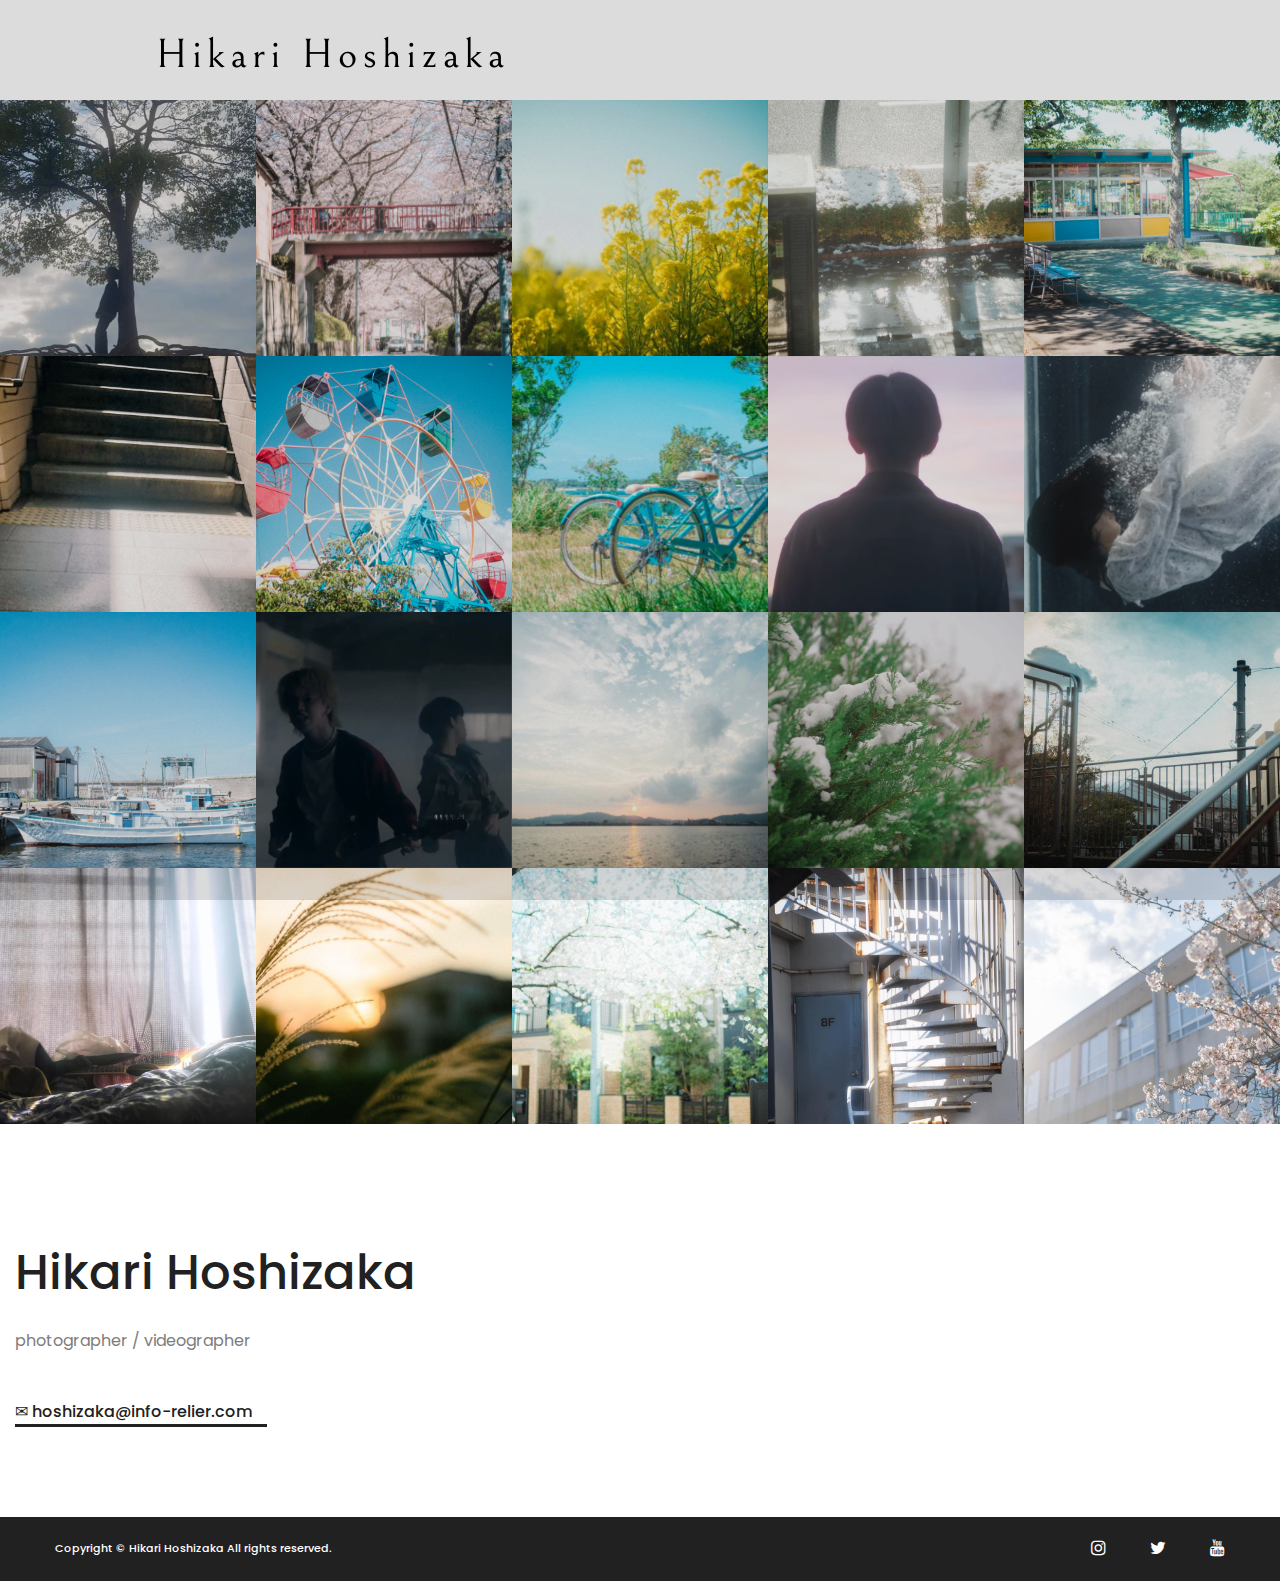
<file: index.html>
<!DOCTYPE html>
<html lang="星坂光 OFFICIAL SITE">
<head>
	<title>星坂光 OFFICIAL SITE</title>
	<meta charset="UTF-8">
	<meta name="description" content="星坂光のオフィシャルサイト">
	<meta name="keywords" content="photographer, videographer, 星坂光, Hoshizaka Hikari">
	<meta name="viewport" content="width=device-width, initial-scale=1.0">
	
	<!-- Favicon -->
	<link href="img/favicon.png" rel="shortcut icon"/>

	<!-- Google font -->
	<link href="https://fonts.googleapis.com/css?family=Poppins:300,300i,400,400i,500,500i,600,600i,700,700i&display=swap" rel="stylesheet">

	<!-- Stylesheets -->
	<link rel="stylesheet" href="css/bootstrap.min.css"/>
	<link rel="stylesheet" href="css/font-awesome.min.css"/>
	<link rel="stylesheet" href="css/magnific-popup.css"/>
	<link rel="stylesheet" href="css/slicknav.min.css"/>
	<link rel="stylesheet" href="css/owl.carousel.min.css"/>

	<!-- Main Stylesheets -->
	<link rel="stylesheet" href="css/style.css"/>

</head>
<body>
	<!-- Page Preloder -->
	<div id="preloder">
		<div class="loader"></div>
	</div>

	<!-- Header section  -->
	<header class="header-section">
		<a href="index.html" class="site-logo"><img src="img/logo.png" alt="logo"></a>
	</header>
	<div class="clearfix"></div>
	<!-- Header section end  -->

	<!-- Hero section  -->
	<div class="hero-section">
		<div class="hero-slider owl-carousel">
			<div class="hero-item portfolio-item set-bg" data-setbg="img/portfolio/1.jpg">
				<a href="works1.html" class="hero-link">
					<h2>Video Works</p><p>KaiRO / Magic, Magic</h2>
				</a>
			</div>
			<div class="hero-item portfolio-item set-bg" data-setbg="img/portfolio/2.jpg">
				<a  class="hero-link">
					<h2>Works</p><p>Film</h2>
				</a>
			</div>
			<div class="hero-item portfolio-item set-bg" data-setbg="img/portfolio/3.jpg">
				<a  class="hero-link">
					<h2>Works</p><p>Film</h2>
				</a>
			</div>
			<div class="hero-item portfolio-item set-bg" data-setbg="img/portfolio/4.jpg">
				<a  class="hero-link">
					<h2>Works</p><p>Film</h2>
				</a>
			</div>
			<div class="hero-item portfolio-item set-bg" data-setbg="img/portfolio/5.jpg">
				<a  class="hero-link">
					<h2>Works</p><p>Film</h2>
				</a>
			</div>
			<div class="hero-item portfolio-item set-bg" data-setbg="img/portfolio/6.jpg">
				<a href="works2.html" class="hero-link">
					<h2>Video Works</p><p>hakka / ナツノコエ</h2>
				</a>
			</div>
			<div class="hero-item portfolio-item set-bg" data-setbg="img/portfolio/7.jpg">
				<a  class="hero-link">
					<h2>Works</p><p>Film</h2>
				</a>
			</div>
		</div>
		<div class="hero-slider owl-carousel">
			<div class="hero-item portfolio-item set-bg" data-setbg="img/portfolio/8.jpg">
				<a  class="hero-link">
					<h2>Works</p><p>Film</h2>
				</a>
			</div>
			<div class="hero-item portfolio-item set-bg" data-setbg="img/portfolio/9.jpg">
				<a  class="hero-link">
					<h2>Works</p><p>Film</h2>
				</a>
			</div>
			<div class="hero-item portfolio-item set-bg" data-setbg="img/portfolio/10.jpg">
				<a  class="hero-link">
					<h2>Works</p><p>Film</h2>
				</a>
			</div>
			<div class="hero-item portfolio-item set-bg" data-setbg="img/portfolio/11.png">
				<a href="works3.html" class="hero-link">
					<h2>Video Works</p><p>Marebell / Meditate</h2>
				</a>
			</div>
			<div class="hero-item portfolio-item set-bg" data-setbg="img/portfolio/12.jpg">
				<a href="works4.html" class="hero-link">
					<h2>Video Works</p><p>Gina An / Clumsy Love</h2>
				</a>
			</div>
			<div class="hero-item portfolio-item set-bg" data-setbg="img/portfolio/13.jpg">
				<a  class="hero-link">
					<h2>Works</p><p>Film</h2>
				</a>
			</div>
			<div class="hero-item portfolio-item set-bg" data-setbg="img/portfolio/14.jpg">
				<a  class="hero-link">
					<h2>Works</p><p>Film</h2>
				</a>
			</div>
		</div>
		<div class="hero-slider owl-carousel">
			<div class="hero-item portfolio-item set-bg" data-setbg="img/portfolio/15.jpg">
				<a  class="hero-link">
					<h2>Works</p><p>Film</h2>
				</a>
			</div>
			<div class="hero-item portfolio-item set-bg" data-setbg="img/portfolio/16.png">
				<a href="works5.html" class="hero-link">
					<h2>Video Works</p><p>Marebell / Silent Night, Noisy Night</h2>
				</a>
			</div>
			<div class="hero-item portfolio-item set-bg" data-setbg="img/portfolio/17.jpg">
				<a  class="hero-link">
					<h2>Works</p><p>Film</h2>
				</a>
			</div>
			<div class="hero-item portfolio-item set-bg" data-setbg="img/portfolio/18.jpg">
				<a  class="hero-link">
					<h2>Works</p><p>Film</h2>
				</a>
			</div>
			<div class="hero-item portfolio-item set-bg" data-setbg="img/portfolio/19.jpg">
				<a  class="hero-link">
					<h2>Works</p><p>Film</h2>
				</a>
			</div>
			<div class="hero-item portfolio-item set-bg" data-setbg="img/portfolio/20.png">
				<a href="portfolio.html" class="hero-link">
					<h2>Video Works</p><p>HOIIIPE. / lost time</h2>
				</a>
			</div>
			<div class="hero-item portfolio-item set-bg" data-setbg="img/portfolio/21.jpg">
				<a  class="hero-link">
					<h2>Works</p><p>Film</h2>
				</a>
			</div>
		</div>
		<div class="hero-slider owl-carousel">
			<div class="hero-item portfolio-item set-bg" data-setbg="img/portfolio/22.jpg">
				<a  class="hero-link">
					<h2>Works</p><p>Film</h2>
				</a>
			</div>
			<div class="hero-item portfolio-item set-bg" data-setbg="img/portfolio/23.jpg">
				<a  class="hero-link">
					<h2>Works</p><p>Film</h2>
				</a>
			</div>
			<div class="hero-item portfolio-item set-bg" data-setbg="img/portfolio/24.jpg">
				<a  class="hero-link">
					<h2>Works</p><p>Film</h2>
				</a>
			</div>
			<div class="hero-item portfolio-item set-bg" data-setbg="img/portfolio/25.jpg">
				<a  class="hero-link">
					<h2>Works</p><p>Film</h2>
				</a>
			</div>
			<div class="hero-item portfolio-item set-bg" data-setbg="img/portfolio/26.jpg">
				<a  class="hero-link">
					<h2>Works</p><p>Film</h2>
				</a>
			</div>
			<div class="hero-item portfolio-item set-bg" data-setbg="img/portfolio/27.jpg">
				<a href="https://youtu.be/LcSE1DWpEdE" class="hero-link">
					<h2>Video Works</p><p>HOIIIPE. / someday</h2>
				</a>
			</div>
			<div class="hero-item portfolio-item set-bg" data-setbg="img/portfolio/28.jpg">
				<a  class="hero-link">
					<h2>Works</p><p>Film</h2>
				</a>
			</div>
		</div>
	</div>
	<!-- Hero section end  -->
	
	<!-- Intro section   -->
	<section class="intro-section">
		<div class="intro-warp">
			<div class="container-fluid">
				<div class="row">
					<div class="col-xl-6 col-lg-7 p-0">
						<div class="intro-text">
							<h2>Hikari Hoshizaka</h2>
							<p>photographer / videographer</p>
							<a href="mailto:hoshizaka@info-relier.com" class="sp-link">✉ hoshizaka@info-relier.com</a>
						</div>
				</div>
			</div>
		</div>
	</section>
	<!-- Intro section end  -->
	
	<!-- Footer section   -->
	<footer class="footer-section">
		<div class="container-fluid">
			<div class="row">
				<div class="col-md-6 order-1 order-md-2">
					<div class="footer-social-links">
						<a href="https://www.instagram.com/_hikarin_p/"><i class="fa fa-instagram"></i></a>
						<a href="https://twitter.com/_Hikarin_P"><i class="fa fa-twitter"></i></a>
						<a href="https://www.youtube.com/@HikariHoshizaka"><i class="fa fa-youtube"></i></a>
					</div>
				</div>
				<div class="col-md-6 order-2 order-md-1">
					<div class="copyright">
Copyright &copy; Hikari Hoshizaka All rights reserved.
</div>	
				</div>
			</div>
		</div>
	</footer>

		<!-- Footer section end  -->

	<!--====== Javascripts & Jquery ======-->
	<script src="js/jquery-3.2.1.min.js"></script>
	<script src="js/bootstrap.min.js"></script>
	<script src="js/jquery.slicknav.min.js"></script>
	<script src="js/owl.carousel.min.js"></script>
	<script src="js/jquery.magnific-popup.min.js"></script>
	<script src="js/circle-progress.min.js"></script>
	<script src="js/mixitup.min.js"></script>
	<script src="js/instafeed.min.js"></script>
	<script src="js/masonry.pkgd.min.js"></script>
	<script src="js/main.js"></script>

	</body>
</html>
</file>
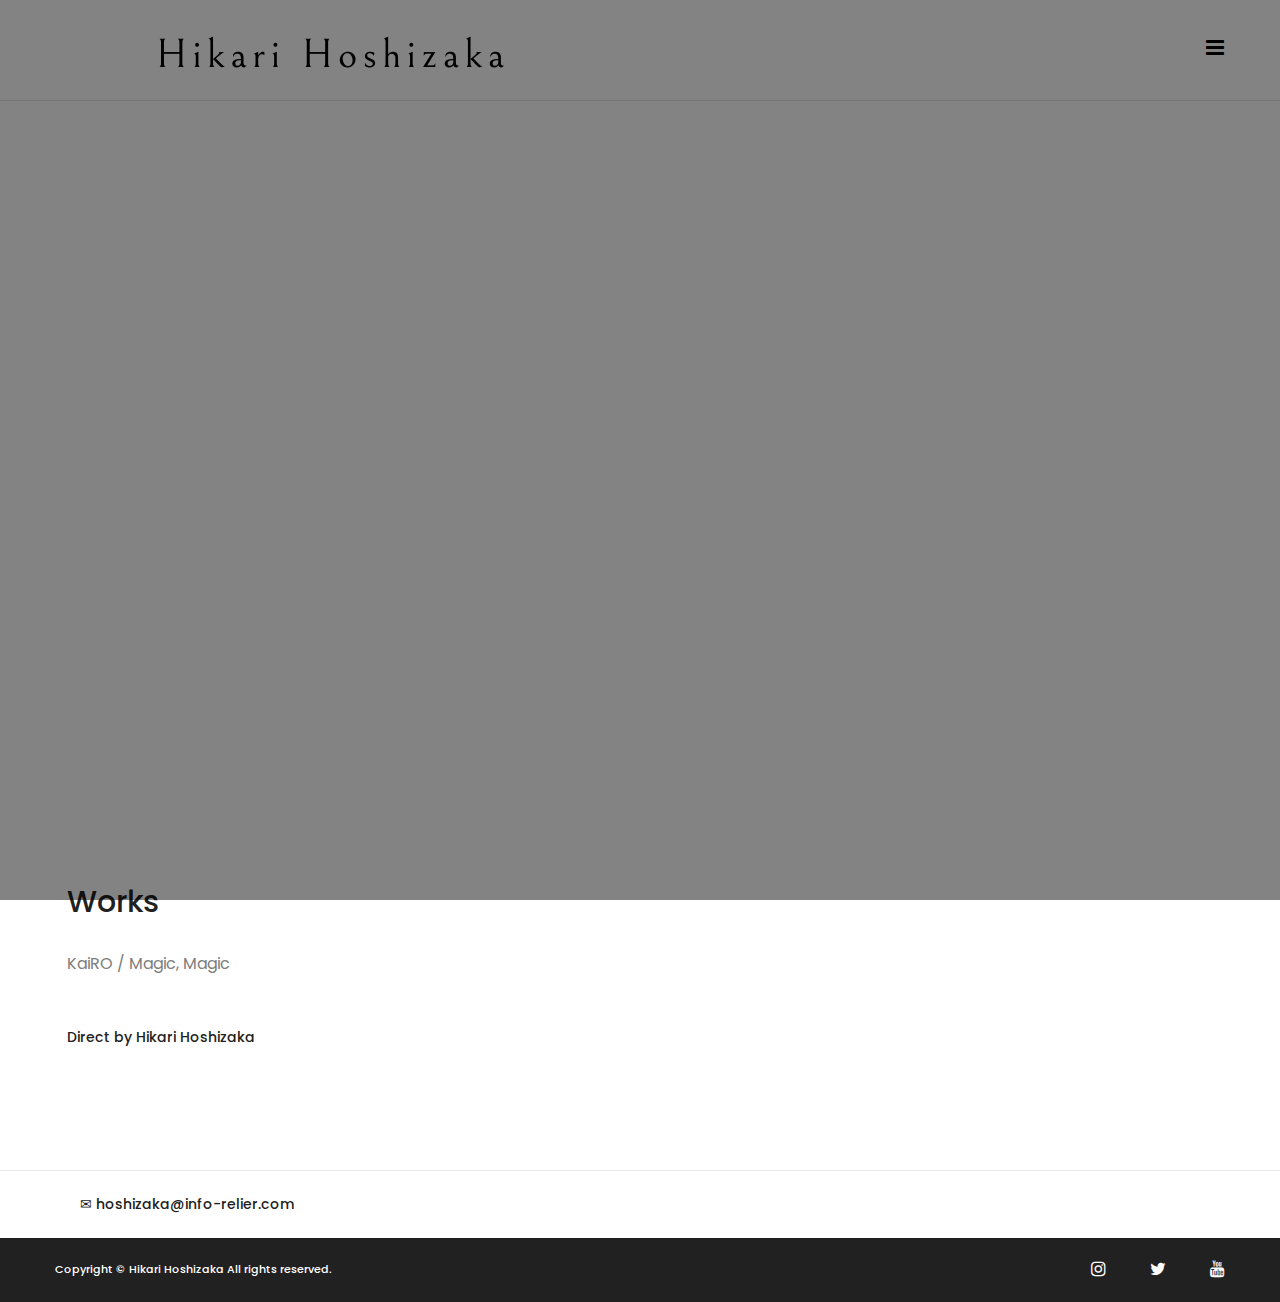
<file: works1.html>
<!DOCTYPE html>
<html lang="星坂光 OFFICIAL SITE">
<head>
	<title>星坂光 OFFICIAL SITE</title>
	<meta charset="UTF-8">
	<meta name="description" content="星坂光のオフィシャルサイト">
	<meta name="keywords" content="photographer, videographer, 星坂光, Hoshizaka Hikari">
	<meta name="viewport" content="width=device-width, initial-scale=1.0">
	
	<!-- Favicon -->
	<link href="img/favicon.png" rel="shortcut icon"/>

	<!-- Google font -->
	<link href="https://fonts.googleapis.com/css?family=Poppins:300,300i,400,400i,500,500i,600,600i,700,700i&display=swap" rel="stylesheet">

	<!-- Stylesheets -->
	<link rel="stylesheet" href="css/bootstrap.min.css"/>
	<link rel="stylesheet" href="css/font-awesome.min.css"/>
	<link rel="stylesheet" href="css/magnific-popup.css"/>
	<link rel="stylesheet" href="css/slicknav.min.css"/>
	<link rel="stylesheet" href="css/owl.carousel.min.css"/>

	<!-- Main Stylesheets -->
	<link rel="stylesheet" href="css/style.css"/>

</head>
<body>
	<!-- Page Preloder -->
	<div id="preloder">
		<div class="loader"></div>
	</div>

	<!-- Header section  -->
	<header class="header-section hs-bd">
		<a href="index.html" class="site-logo"><img src="img/logo.png" alt="logo"></a>
		<div class="header-controls">
			<button class="nav-switch-btn"><i class="fa fa-bars"></i></button>
		</div>
		<ul class="main-menu">
			<li><a href="index.html">Home</a></li>
		</ul>
	</header>
	<div class="clearfix"></div>
	<!-- Header section end  -->

	<!-- Google Map -->
	<div class="map">
		<iframe width="560" height="315" src="https://www.youtube.com/embed/8p3Sxeygz9o" title="YouTube video player" frameborder="0" allow="accelerometer; autoplay; clipboard-write; encrypted-media; gyroscope; picture-in-picture" allowfullscreen></iframe>
	</div>
	<!-- Google Map end -->

	<!-- Contact section  -->
	<section class="contact-section">
		<div class="container">
			<div class="row">
				<div class="col-lg-4">
					<div class="contact-text">
						<h3>Works</h3>
						<p>KaiRO / Magic, Magic</p>
						<ul>
							<li>Direct by Hikari Hoshizaka</li>
						</ul>
					</div>
				</div>
			</div>
		</div>
	</section>
	<!-- Contact section end  -->

	<!-- Instagram section -->
	<div class="instagram-section">
		<h6>✉ hoshizaka@info-relier.com</h6>
		<div id="instafeed" class="instagram-slider owl-carousel"></div>
	</div>
	<!-- Instagram section end -->
	
	<!-- Footer section   -->
	<footer class="footer-section">
		<div class="container-fluid">
			<div class="row">
				<div class="col-md-6 order-1 order-md-2">
					<div class="footer-social-links">
						<a href="https://www.instagram.com/_hikarin_p/"><i class="fa fa-instagram"></i></a>
						<a href="https://twitter.com/_Hikarin_P"><i class="fa fa-twitter"></i></a>
						<a href="https://www.youtube.com/@HikariHoshizaka"><i class="fa fa-youtube"></i></a>
					</div>
				</div>
				<div class="col-md-6 order-2 order-md-1">
					<div class="copyright">
						Copyright &copy;  Hikari Hoshizaka All rights reserved.
</div>	
				</div>
			</div>
		</div>
	</footer>
	<!-- Footer section end  -->

	<!--====== Javascripts & Jquery ======-->
	<script src="js/jquery-3.2.1.min.js"></script>
	<script src="js/bootstrap.min.js"></script>
	<script src="js/jquery.slicknav.min.js"></script>
	<script src="js/owl.carousel.min.js"></script>
	<script src="js/jquery.magnific-popup.min.js"></script>
	<script src="js/circle-progress.min.js"></script>
	<script src="js/mixitup.min.js"></script>
	<script src="js/instafeed.min.js"></script>
	<script src="js/masonry.pkgd.min.js"></script>
	<script src="js/main.js"></script>

	</body>
</html>
</file>
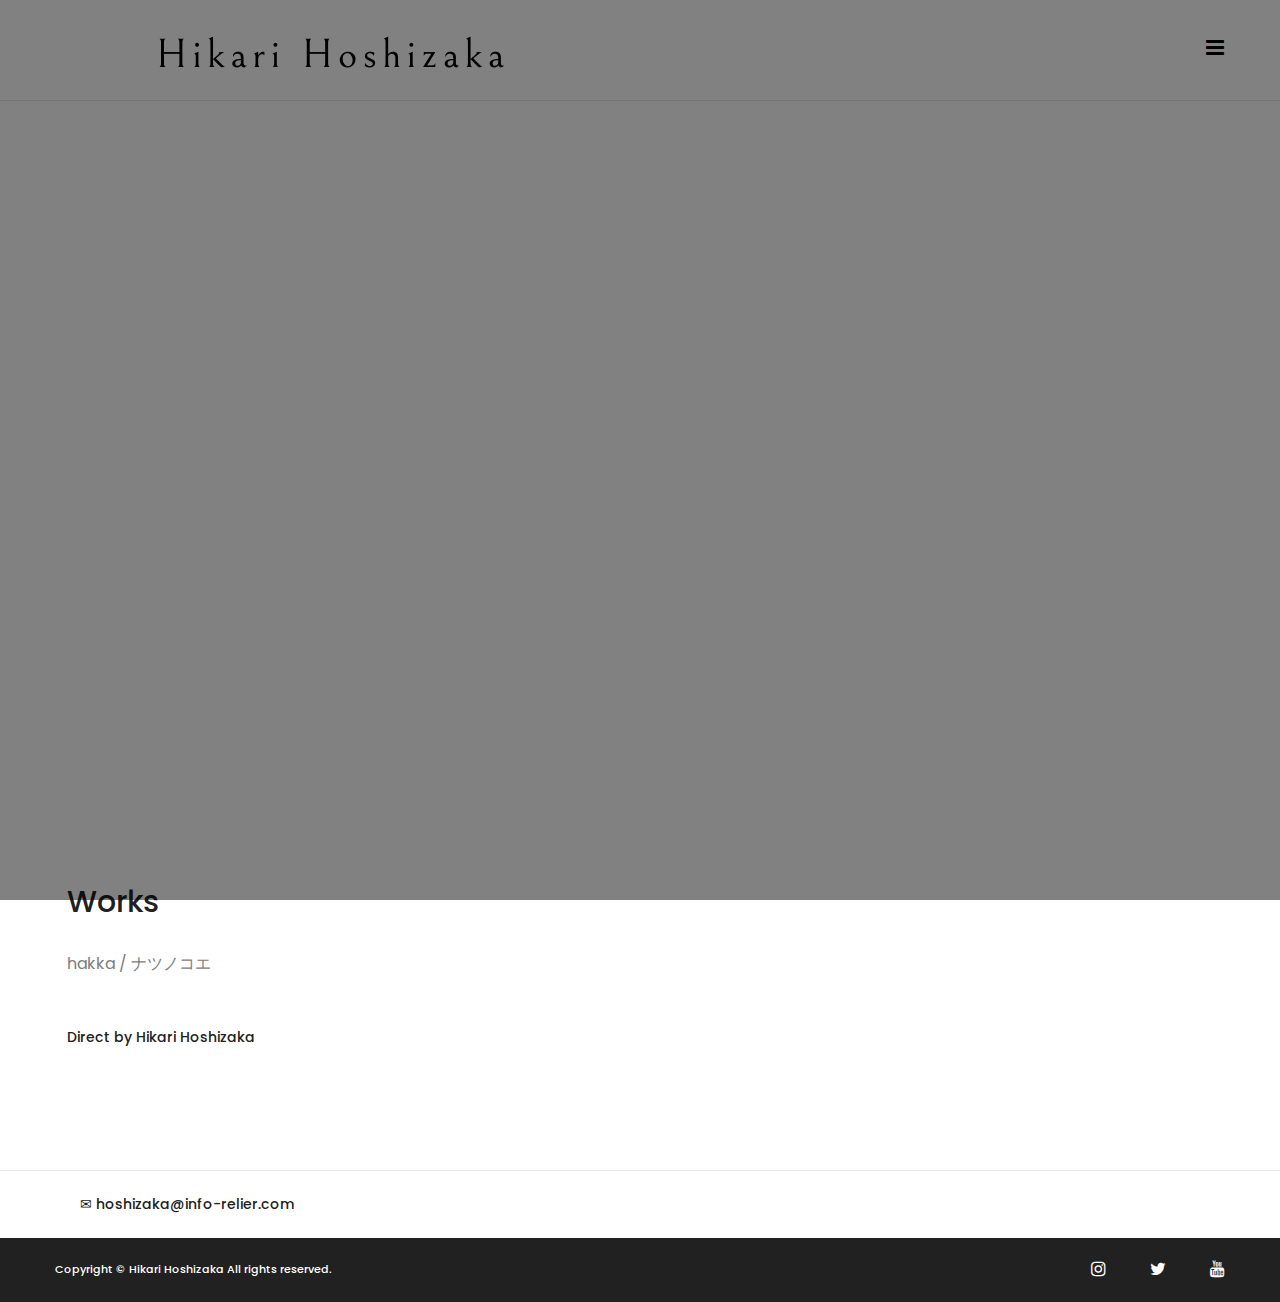
<file: works2.html>
<!DOCTYPE html>
<html lang="星坂光 OFFICIAL SITE">
<head>
	<title>星坂光 OFFICIAL SITE</title>
	<meta charset="UTF-8">
	<meta name="description" content="星坂光のオフィシャルサイト">
	<meta name="keywords" content="photographer, videographer, 星坂光, Hoshizaka Hikari">
	<meta name="viewport" content="width=device-width, initial-scale=1.0">
	
	<!-- Favicon -->
	<link href="img/favicon.png" rel="shortcut icon"/>

	<!-- Google font -->
	<link href="https://fonts.googleapis.com/css?family=Poppins:300,300i,400,400i,500,500i,600,600i,700,700i&display=swap" rel="stylesheet">

	<!-- Stylesheets -->
	<link rel="stylesheet" href="css/bootstrap.min.css"/>
	<link rel="stylesheet" href="css/font-awesome.min.css"/>
	<link rel="stylesheet" href="css/magnific-popup.css"/>
	<link rel="stylesheet" href="css/slicknav.min.css"/>
	<link rel="stylesheet" href="css/owl.carousel.min.css"/>

	<!-- Main Stylesheets -->
	<link rel="stylesheet" href="css/style.css"/>

</head>
<body>
	<!-- Page Preloder -->
	<div id="preloder">
		<div class="loader"></div>
	</div>

	<!-- Header section  -->
	<header class="header-section hs-bd">
		<a href="index.html" class="site-logo"><img src="img/logo.png" alt="logo"></a>
		<div class="header-controls">
			<button class="nav-switch-btn"><i class="fa fa-bars"></i></button>
		</div>
		<ul class="main-menu">
			<li><a href="index.html">Home</a></li>
		</ul>
	</header>
	<div class="clearfix"></div>
	<!-- Header section end  -->

	<!-- Google Map -->
	<div class="map">
		<iframe width="560" height="315" src="https://www.youtube.com/embed/CTudZu_m7nY" title="YouTube video player" frameborder="0" allow="accelerometer; autoplay; clipboard-write; encrypted-media; gyroscope; picture-in-picture" allowfullscreen></iframe>
	</div>
	<!-- Google Map end -->

	<!-- Contact section  -->
	<section class="contact-section">
		<div class="container">
			<div class="row">
				<div class="col-lg-4">
					<div class="contact-text">
						<h3>Works</h3>
						<p>hakka / ナツノコエ</p>
						<ul>
							<li>Direct by Hikari Hoshizaka</li>
						</ul>
					</div>
				</div>
			</div>
		</div>
	</section>
	<!-- Contact section end  -->

	<!-- Instagram section -->
	<div class="instagram-section">
		<h6>✉ hoshizaka@info-relier.com</h6>
		<div id="instafeed" class="instagram-slider owl-carousel"></div>
	</div>
	<!-- Instagram section end -->
	
	<!-- Footer section   -->
	<footer class="footer-section">
		<div class="container-fluid">
			<div class="row">
				<div class="col-md-6 order-1 order-md-2">
					<div class="footer-social-links">
						<a href="https://www.instagram.com/_hikarin_p/"><i class="fa fa-instagram"></i></a>
						<a href="https://twitter.com/_Hikarin_P"><i class="fa fa-twitter"></i></a>
						<a href="https://www.youtube.com/@HikariHoshizaka"><i class="fa fa-youtube"></i></a>
					</div>
				</div>
				<div class="col-md-6 order-2 order-md-1">
					<div class="copyright">
						Copyright &copy;  Hikari Hoshizaka All rights reserved.
</div>	
				</div>
			</div>
		</div>
	</footer>
	<!-- Footer section end  -->

	<!--====== Javascripts & Jquery ======-->
	<script src="js/jquery-3.2.1.min.js"></script>
	<script src="js/bootstrap.min.js"></script>
	<script src="js/jquery.slicknav.min.js"></script>
	<script src="js/owl.carousel.min.js"></script>
	<script src="js/jquery.magnific-popup.min.js"></script>
	<script src="js/circle-progress.min.js"></script>
	<script src="js/mixitup.min.js"></script>
	<script src="js/instafeed.min.js"></script>
	<script src="js/masonry.pkgd.min.js"></script>
	<script src="js/main.js"></script>

	</body>
</html>
</file>
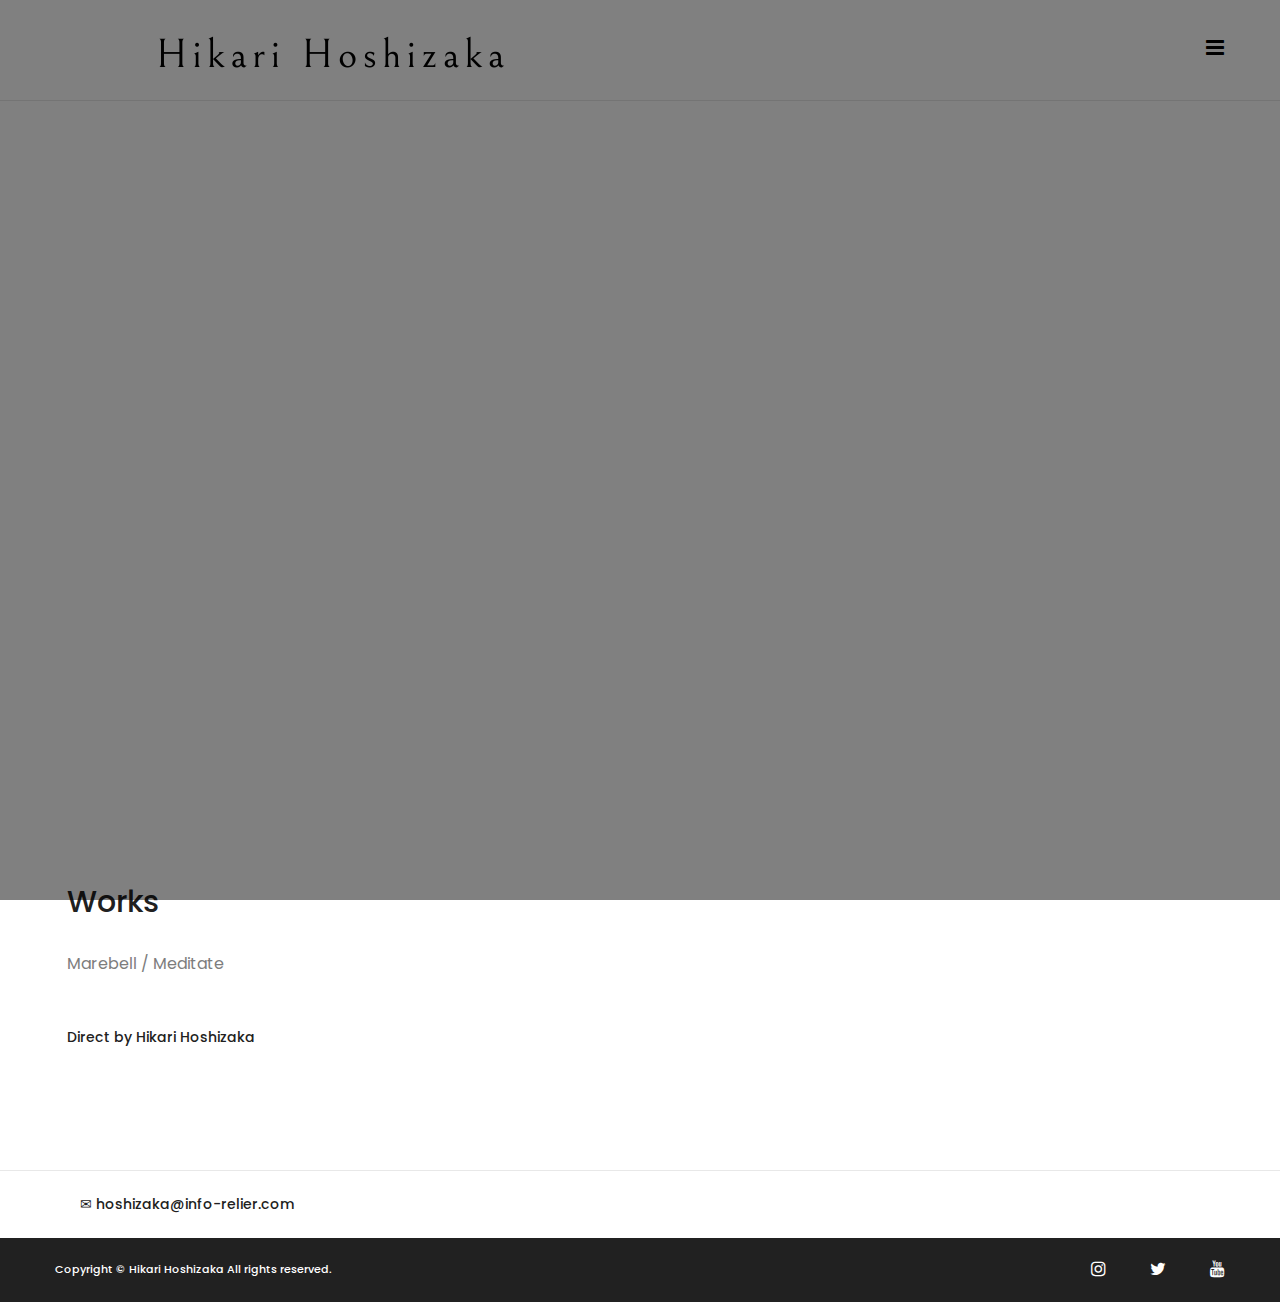
<file: works3.html>
<!DOCTYPE html>
<html lang="星坂光 OFFICIAL SITE">
<head>
	<title>星坂光 OFFICIAL SITE</title>
	<meta charset="UTF-8">
	<meta name="description" content="星坂光のオフィシャルサイト">
	<meta name="keywords" content="photographer, videographer, 星坂光, Hoshizaka Hikari">
	<meta name="viewport" content="width=device-width, initial-scale=1.0">
	
	<!-- Favicon -->
	<link href="img/favicon.png" rel="shortcut icon"/>

	<!-- Google font -->
	<link href="https://fonts.googleapis.com/css?family=Poppins:300,300i,400,400i,500,500i,600,600i,700,700i&display=swap" rel="stylesheet">

	<!-- Stylesheets -->
	<link rel="stylesheet" href="css/bootstrap.min.css"/>
	<link rel="stylesheet" href="css/font-awesome.min.css"/>
	<link rel="stylesheet" href="css/magnific-popup.css"/>
	<link rel="stylesheet" href="css/slicknav.min.css"/>
	<link rel="stylesheet" href="css/owl.carousel.min.css"/>

	<!-- Main Stylesheets -->
	<link rel="stylesheet" href="css/style.css"/>

</head>
<body>
	<!-- Page Preloder -->
	<div id="preloder">
		<div class="loader"></div>
	</div>

	<!-- Header section  -->
	<header class="header-section hs-bd">
		<a href="index.html" class="site-logo"><img src="img/logo.png" alt="logo"></a>
		<div class="header-controls">
			<button class="nav-switch-btn"><i class="fa fa-bars"></i></button>
		</div>
		<ul class="main-menu">
			<li><a href="index.html">Home</a></li>
		</ul>
	</header>
	<div class="clearfix"></div>
	<!-- Header section end  -->

	<!-- Google Map -->
	<div class="map">
		<iframe width="560" height="315" src="https://www.youtube.com/embed/8H5TvZpomgM" title="YouTube video player" frameborder="0" allow="accelerometer; autoplay; clipboard-write; encrypted-media; gyroscope; picture-in-picture" allowfullscreen></iframe>
	</div>
	<!-- Google Map end -->

	<!-- Contact section  -->
	<section class="contact-section">
		<div class="container">
			<div class="row">
				<div class="col-lg-4">
					<div class="contact-text">
						<h3>Works</h3>
						<p>Marebell / Meditate</p>
						<ul>
							<li>Direct by Hikari Hoshizaka</li>
						</ul>
					</div>
				</div>
			</div>
		</div>
	</section>
	<!-- Contact section end  -->

	<!-- Instagram section -->
	<div class="instagram-section">
		<h6>✉ hoshizaka@info-relier.com</h6>
		<div id="instafeed" class="instagram-slider owl-carousel"></div>
	</div>
	<!-- Instagram section end -->
	
	<!-- Footer section   -->
	<footer class="footer-section">
		<div class="container-fluid">
			<div class="row">
				<div class="col-md-6 order-1 order-md-2">
					<div class="footer-social-links">
						<a href="https://www.instagram.com/_hikarin_p/"><i class="fa fa-instagram"></i></a>
						<a href="https://twitter.com/_Hikarin_P"><i class="fa fa-twitter"></i></a>
						<a href="https://www.youtube.com/@HikariHoshizaka"><i class="fa fa-youtube"></i></a>
					</div>
				</div>
				<div class="col-md-6 order-2 order-md-1">
					<div class="copyright">
						Copyright &copy;  Hikari Hoshizaka All rights reserved.
</div>	
				</div>
			</div>
		</div>
	</footer>
	<!-- Footer section end  -->

	<!--====== Javascripts & Jquery ======-->
	<script src="js/jquery-3.2.1.min.js"></script>
	<script src="js/bootstrap.min.js"></script>
	<script src="js/jquery.slicknav.min.js"></script>
	<script src="js/owl.carousel.min.js"></script>
	<script src="js/jquery.magnific-popup.min.js"></script>
	<script src="js/circle-progress.min.js"></script>
	<script src="js/mixitup.min.js"></script>
	<script src="js/instafeed.min.js"></script>
	<script src="js/masonry.pkgd.min.js"></script>
	<script src="js/main.js"></script>

	</body>
</html>
</file>
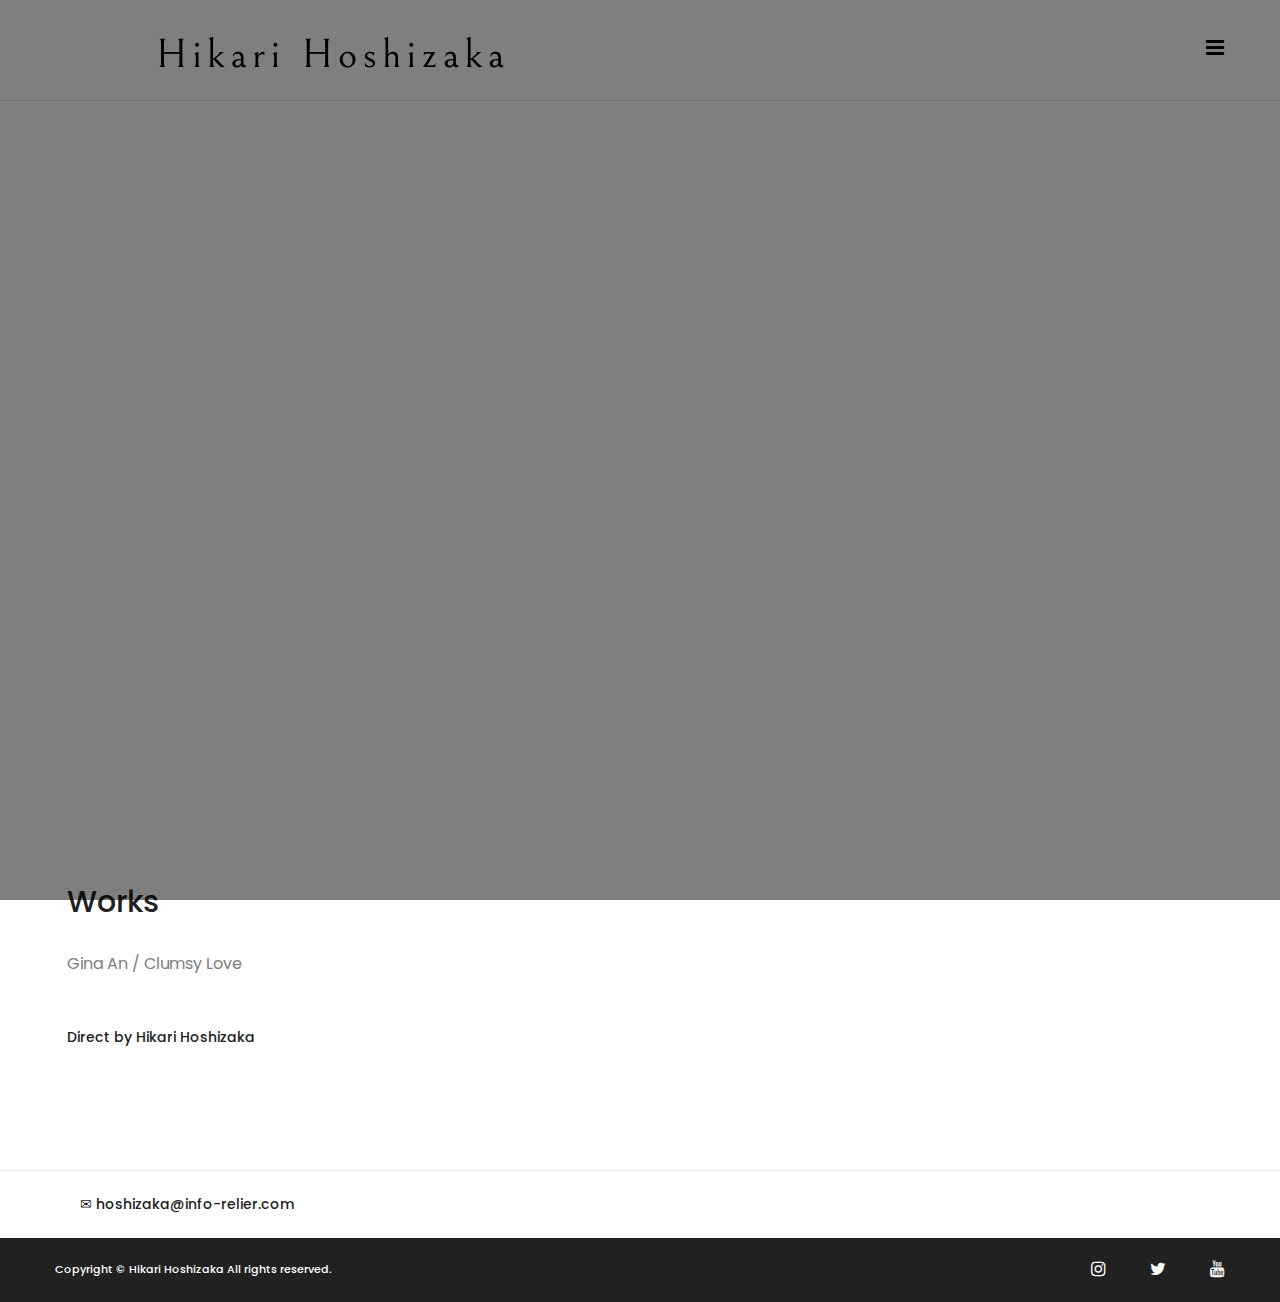
<file: works4.html>
<!DOCTYPE html>
<html lang="星坂光 OFFICIAL SITE">
<head>
	<title>星坂光 OFFICIAL SITE</title>
	<meta charset="UTF-8">
	<meta name="description" content="星坂光のオフィシャルサイト">
	<meta name="keywords" content="photographer, videographer, 星坂光, Hoshizaka Hikari">
	<meta name="viewport" content="width=device-width, initial-scale=1.0">
	
	<!-- Favicon -->
	<link href="img/favicon.png" rel="shortcut icon"/>

	<!-- Google font -->
	<link href="https://fonts.googleapis.com/css?family=Poppins:300,300i,400,400i,500,500i,600,600i,700,700i&display=swap" rel="stylesheet">

	<!-- Stylesheets -->
	<link rel="stylesheet" href="css/bootstrap.min.css"/>
	<link rel="stylesheet" href="css/font-awesome.min.css"/>
	<link rel="stylesheet" href="css/magnific-popup.css"/>
	<link rel="stylesheet" href="css/slicknav.min.css"/>
	<link rel="stylesheet" href="css/owl.carousel.min.css"/>

	<!-- Main Stylesheets -->
	<link rel="stylesheet" href="css/style.css"/>

</head>
<body>
	<!-- Page Preloder -->
	<div id="preloder">
		<div class="loader"></div>
	</div>

	<!-- Header section  -->
	<header class="header-section hs-bd">
		<a href="index.html" class="site-logo"><img src="img/logo.png" alt="logo"></a>
		<div class="header-controls">
			<button class="nav-switch-btn"><i class="fa fa-bars"></i></button>
		</div>
		<ul class="main-menu">
			<li><a href="index.html">Home</a></li>
		</ul>
	</header>
	<div class="clearfix"></div>
	<!-- Header section end  -->

	<!-- Google Map -->
	<div class="map">
		<iframe width="560" height="315" src="https://www.youtube.com/embed/u34S8t-S038" title="YouTube video player" frameborder="0" allow="accelerometer; autoplay; clipboard-write; encrypted-media; gyroscope; picture-in-picture" allowfullscreen></iframe>
	</div>
	<!-- Google Map end -->

	<!-- Contact section  -->
	<section class="contact-section">
		<div class="container">
			<div class="row">
				<div class="col-lg-4">
					<div class="contact-text">
						<h3>Works</h3>
						<p>Gina An / Clumsy Love</p>
						<ul>
							<li>Direct by Hikari Hoshizaka</li>
						</ul>
					</div>
				</div>
			</div>
		</div>
	</section>
	<!-- Contact section end  -->

	<!-- Instagram section -->
	<div class="instagram-section">
		<h6>✉ hoshizaka@info-relier.com</h6>
		<div id="instafeed" class="instagram-slider owl-carousel"></div>
	</div>
	<!-- Instagram section end -->
	
	<!-- Footer section   -->
	<footer class="footer-section">
		<div class="container-fluid">
			<div class="row">
				<div class="col-md-6 order-1 order-md-2">
					<div class="footer-social-links">
						<a href="https://www.instagram.com/_hikarin_p/"><i class="fa fa-instagram"></i></a>
						<a href="https://twitter.com/_Hikarin_P"><i class="fa fa-twitter"></i></a>
						<a href="https://www.youtube.com/@HikariHoshizaka"><i class="fa fa-youtube"></i></a>
					</div>
				</div>
				<div class="col-md-6 order-2 order-md-1">
					<div class="copyright">
						Copyright &copy;  Hikari Hoshizaka All rights reserved.
</div>	
				</div>
			</div>
		</div>
	</footer>
	<!-- Footer section end  -->

	<!--====== Javascripts & Jquery ======-->
	<script src="js/jquery-3.2.1.min.js"></script>
	<script src="js/bootstrap.min.js"></script>
	<script src="js/jquery.slicknav.min.js"></script>
	<script src="js/owl.carousel.min.js"></script>
	<script src="js/jquery.magnific-popup.min.js"></script>
	<script src="js/circle-progress.min.js"></script>
	<script src="js/mixitup.min.js"></script>
	<script src="js/instafeed.min.js"></script>
	<script src="js/masonry.pkgd.min.js"></script>
	<script src="js/main.js"></script>

	</body>
</html>
</file>
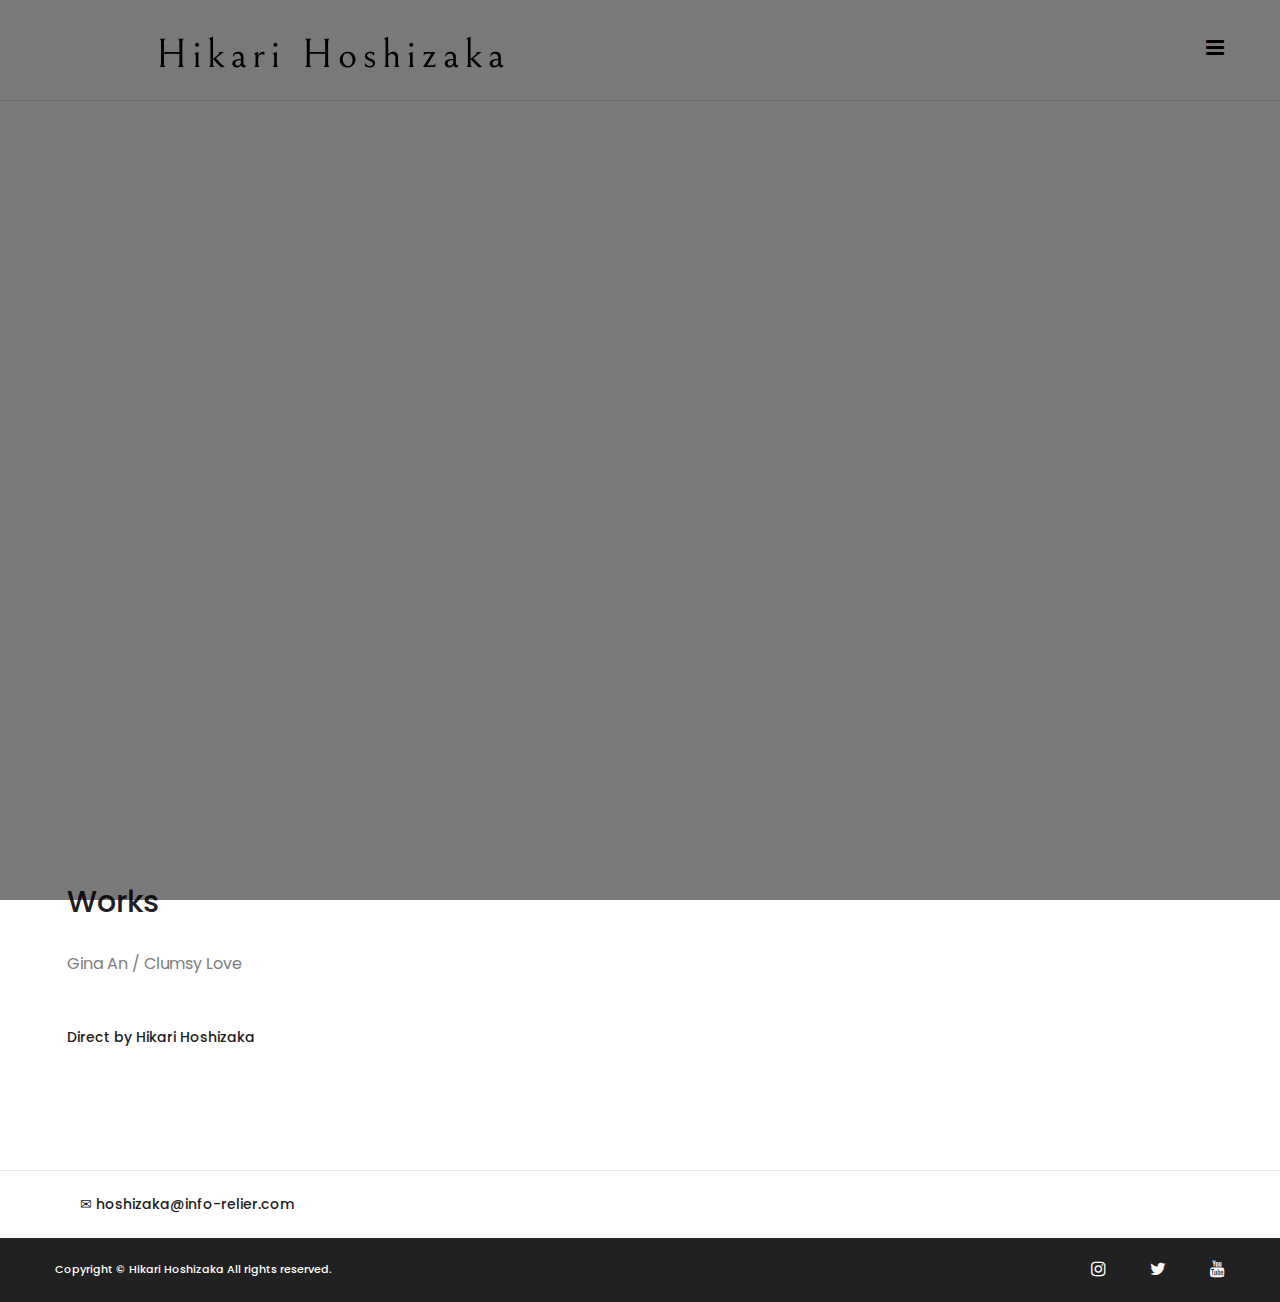
<file: works5.html>
<!DOCTYPE html>
<html lang="星坂光 OFFICIAL SITE">
<head>
	<title>星坂光 OFFICIAL SITE</title>
	<meta charset="UTF-8">
	<meta name="description" content="星坂光のオフィシャルサイト">
	<meta name="keywords" content="photographer, videographer, 星坂光, Hoshizaka Hikari">
	<meta name="viewport" content="width=device-width, initial-scale=1.0">
	
	<!-- Favicon -->
	<link href="img/favicon.png" rel="shortcut icon"/>

	<!-- Google font -->
	<link href="https://fonts.googleapis.com/css?family=Poppins:300,300i,400,400i,500,500i,600,600i,700,700i&display=swap" rel="stylesheet">

	<!-- Stylesheets -->
	<link rel="stylesheet" href="css/bootstrap.min.css"/>
	<link rel="stylesheet" href="css/font-awesome.min.css"/>
	<link rel="stylesheet" href="css/magnific-popup.css"/>
	<link rel="stylesheet" href="css/slicknav.min.css"/>
	<link rel="stylesheet" href="css/owl.carousel.min.css"/>

	<!-- Main Stylesheets -->
	<link rel="stylesheet" href="css/style.css"/>

</head>
<body>
	<!-- Page Preloder -->
	<div id="preloder">
		<div class="loader"></div>
	</div>

	<!-- Header section  -->
	<header class="header-section hs-bd">
		<a href="index.html" class="site-logo"><img src="img/logo.png" alt="logo"></a>
		<div class="header-controls">
			<button class="nav-switch-btn"><i class="fa fa-bars"></i></button>
		</div>
		<ul class="main-menu">
			<li><a href="index.html">Home</a></li>
		</ul>
	</header>
	<div class="clearfix"></div>
	<!-- Header section end  -->

	<!-- Google Map -->
	<div class="map">
		<iframe width="560" height="315" src="https://www.youtube.com/embed/ITio0wN6rPE" title="YouTube video player" frameborder="0" allow="accelerometer; autoplay; clipboard-write; encrypted-media; gyroscope; picture-in-picture" allowfullscreen></iframe>
	</div>
	<!-- Google Map end -->

	<!-- Contact section  -->
	<section class="contact-section">
		<div class="container">
			<div class="row">
				<div class="col-lg-4">
					<div class="contact-text">
						<h3>Works</h3>
						<p>Gina An / Clumsy Love</p>
						<ul>
							<li>Direct by Hikari Hoshizaka</li>
						</ul>
					</div>
				</div>
			</div>
		</div>
	</section>
	<!-- Contact section end  -->

	<!-- Instagram section -->
	<div class="instagram-section">
		<h6>✉ hoshizaka@info-relier.com</h6>
		<div id="instafeed" class="instagram-slider owl-carousel"></div>
	</div>
	<!-- Instagram section end -->
	
	<!-- Footer section   -->
	<footer class="footer-section">
		<div class="container-fluid">
			<div class="row">
				<div class="col-md-6 order-1 order-md-2">
					<div class="footer-social-links">
						<a href="https://www.instagram.com/_hikarin_p/"><i class="fa fa-instagram"></i></a>
						<a href="https://twitter.com/_Hikarin_P"><i class="fa fa-twitter"></i></a>
						<a href="https://www.youtube.com/@HikariHoshizaka"><i class="fa fa-youtube"></i></a>
					</div>
				</div>
				<div class="col-md-6 order-2 order-md-1">
					<div class="copyright">
						Copyright &copy;  Hikari Hoshizaka All rights reserved.
</div>	
				</div>
			</div>
		</div>
	</footer>
	<!-- Footer section end  -->

	<!--====== Javascripts & Jquery ======-->
	<script src="js/jquery-3.2.1.min.js"></script>
	<script src="js/bootstrap.min.js"></script>
	<script src="js/jquery.slicknav.min.js"></script>
	<script src="js/owl.carousel.min.js"></script>
	<script src="js/jquery.magnific-popup.min.js"></script>
	<script src="js/circle-progress.min.js"></script>
	<script src="js/mixitup.min.js"></script>
	<script src="js/instafeed.min.js"></script>
	<script src="js/masonry.pkgd.min.js"></script>
	<script src="js/main.js"></script>

	</body>
</html>
</file>
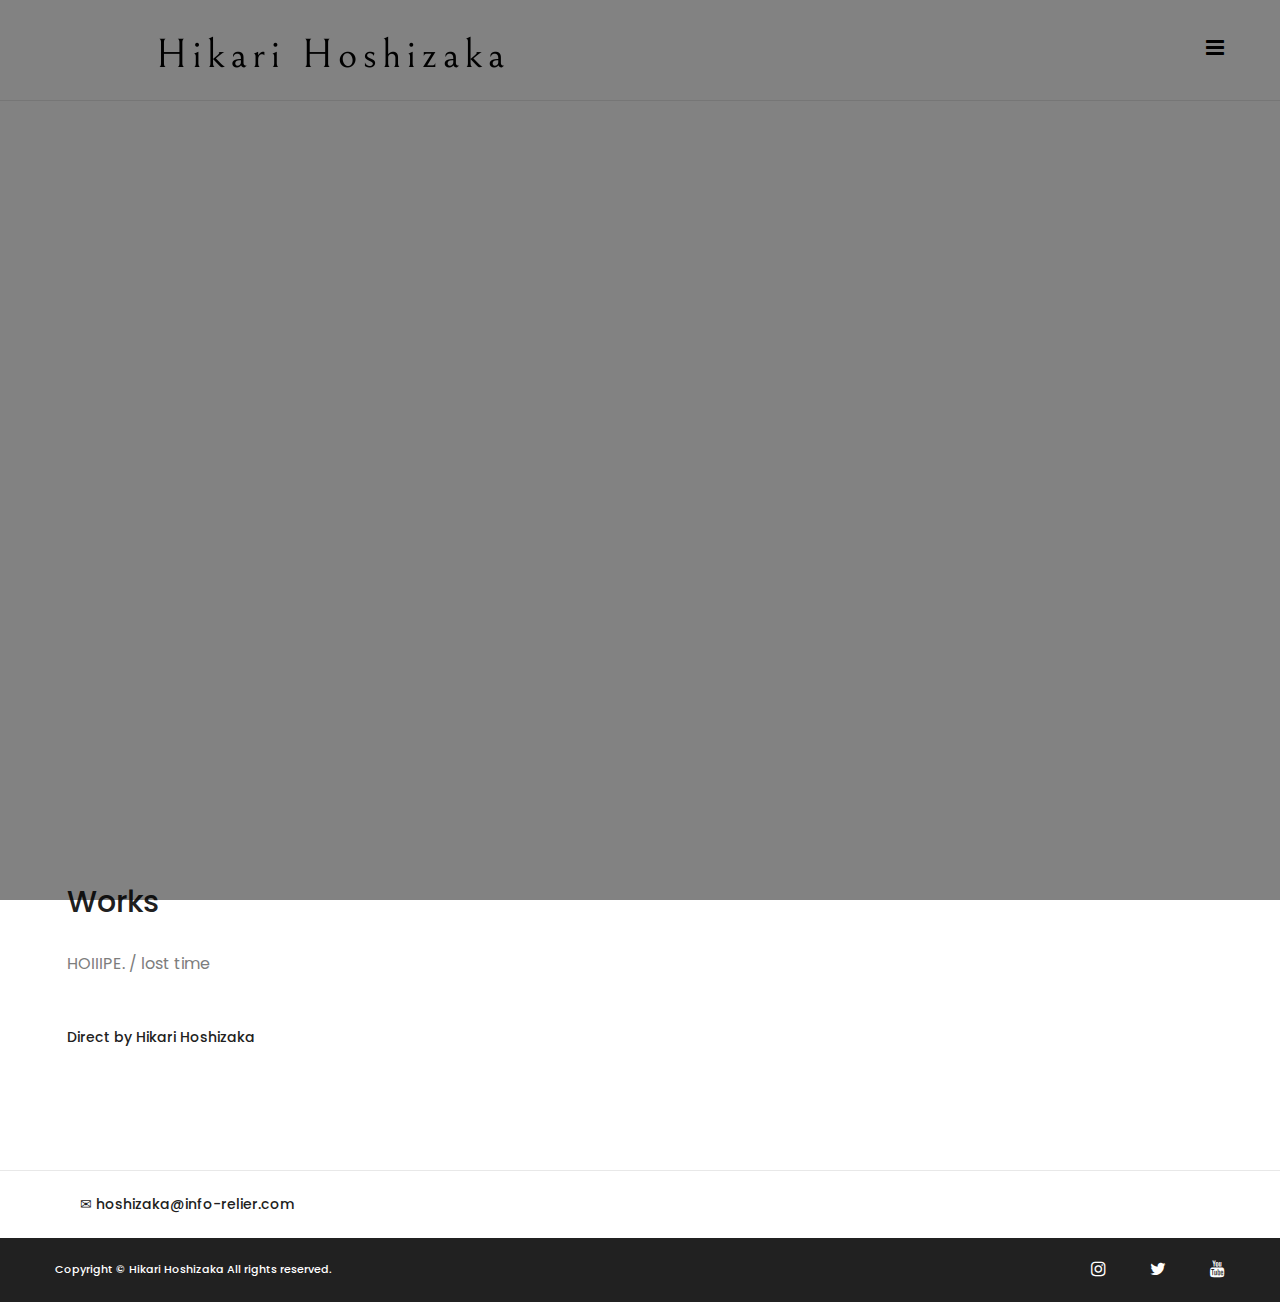
<file: works6.html>
<!DOCTYPE html>
<html lang="星坂光 OFFICIAL SITE">
<head>
	<title>星坂光 OFFICIAL SITE</title>
	<meta charset="UTF-8">
	<meta name="description" content="星坂光のオフィシャルサイト">
	<meta name="keywords" content="photographer, videographer, 星坂光, Hoshizaka Hikari">
	<meta name="viewport" content="width=device-width, initial-scale=1.0">
	
	<!-- Favicon -->
	<link href="img/favicon.png" rel="shortcut icon"/>

	<!-- Google font -->
	<link href="https://fonts.googleapis.com/css?family=Poppins:300,300i,400,400i,500,500i,600,600i,700,700i&display=swap" rel="stylesheet">

	<!-- Stylesheets -->
	<link rel="stylesheet" href="css/bootstrap.min.css"/>
	<link rel="stylesheet" href="css/font-awesome.min.css"/>
	<link rel="stylesheet" href="css/magnific-popup.css"/>
	<link rel="stylesheet" href="css/slicknav.min.css"/>
	<link rel="stylesheet" href="css/owl.carousel.min.css"/>

	<!-- Main Stylesheets -->
	<link rel="stylesheet" href="css/style.css"/>

</head>
<body>
	<!-- Page Preloder -->
	<div id="preloder">
		<div class="loader"></div>
	</div>

	<!-- Header section  -->
	<header class="header-section hs-bd">
		<a href="index.html" class="site-logo"><img src="img/logo.png" alt="logo"></a>
		<div class="header-controls">
			<button class="nav-switch-btn"><i class="fa fa-bars"></i></button>
		</div>
		<ul class="main-menu">
			<li><a href="index.html">Home</a></li>
		</ul>
	</header>
	<div class="clearfix"></div>
	<!-- Header section end  -->

	<!-- Google Map -->
	<div class="map">
		<iframe width="560" height="315" src="https://www.youtube.com/embed/o3HY4bgYWOw" title="YouTube video player" frameborder="0" allow="accelerometer; autoplay; clipboard-write; encrypted-media; gyroscope; picture-in-picture" allowfullscreen></iframe>
	</div>
	<!-- Google Map end -->

	<!-- Contact section  -->
	<section class="contact-section">
		<div class="container">
			<div class="row">
				<div class="col-lg-4">
					<div class="contact-text">
						<h3>Works</h3>
						<p>HOIIIPE. / lost time</p>
						<ul>
							<li>Direct by Hikari Hoshizaka</li>
						</ul>
					</div>
				</div>
			</div>
		</div>
	</section>
	<!-- Contact section end  -->

	<!-- Instagram section -->
	<div class="instagram-section">
		<h6>✉ hoshizaka@info-relier.com</h6>
		<div id="instafeed" class="instagram-slider owl-carousel"></div>
	</div>
	<!-- Instagram section end -->
	
	<!-- Footer section   -->
	<footer class="footer-section">
		<div class="container-fluid">
			<div class="row">
				<div class="col-md-6 order-1 order-md-2">
					<div class="footer-social-links">
						<a href="https://www.instagram.com/_hikarin_p/"><i class="fa fa-instagram"></i></a>
						<a href="https://twitter.com/_Hikarin_P"><i class="fa fa-twitter"></i></a>
						<a href="https://www.youtube.com/@HikariHoshizaka"><i class="fa fa-youtube"></i></a>
					</div>
				</div>
				<div class="col-md-6 order-2 order-md-1">
					<div class="copyright">
						Copyright &copy;  Hikari Hoshizaka All rights reserved.
</div>	
				</div>
			</div>
		</div>
	</footer>
	<!-- Footer section end  -->

	<!--====== Javascripts & Jquery ======-->
	<script src="js/jquery-3.2.1.min.js"></script>
	<script src="js/bootstrap.min.js"></script>
	<script src="js/jquery.slicknav.min.js"></script>
	<script src="js/owl.carousel.min.js"></script>
	<script src="js/jquery.magnific-popup.min.js"></script>
	<script src="js/circle-progress.min.js"></script>
	<script src="js/mixitup.min.js"></script>
	<script src="js/instafeed.min.js"></script>
	<script src="js/masonry.pkgd.min.js"></script>
	<script src="js/main.js"></script>

	</body>
</html>
</file>
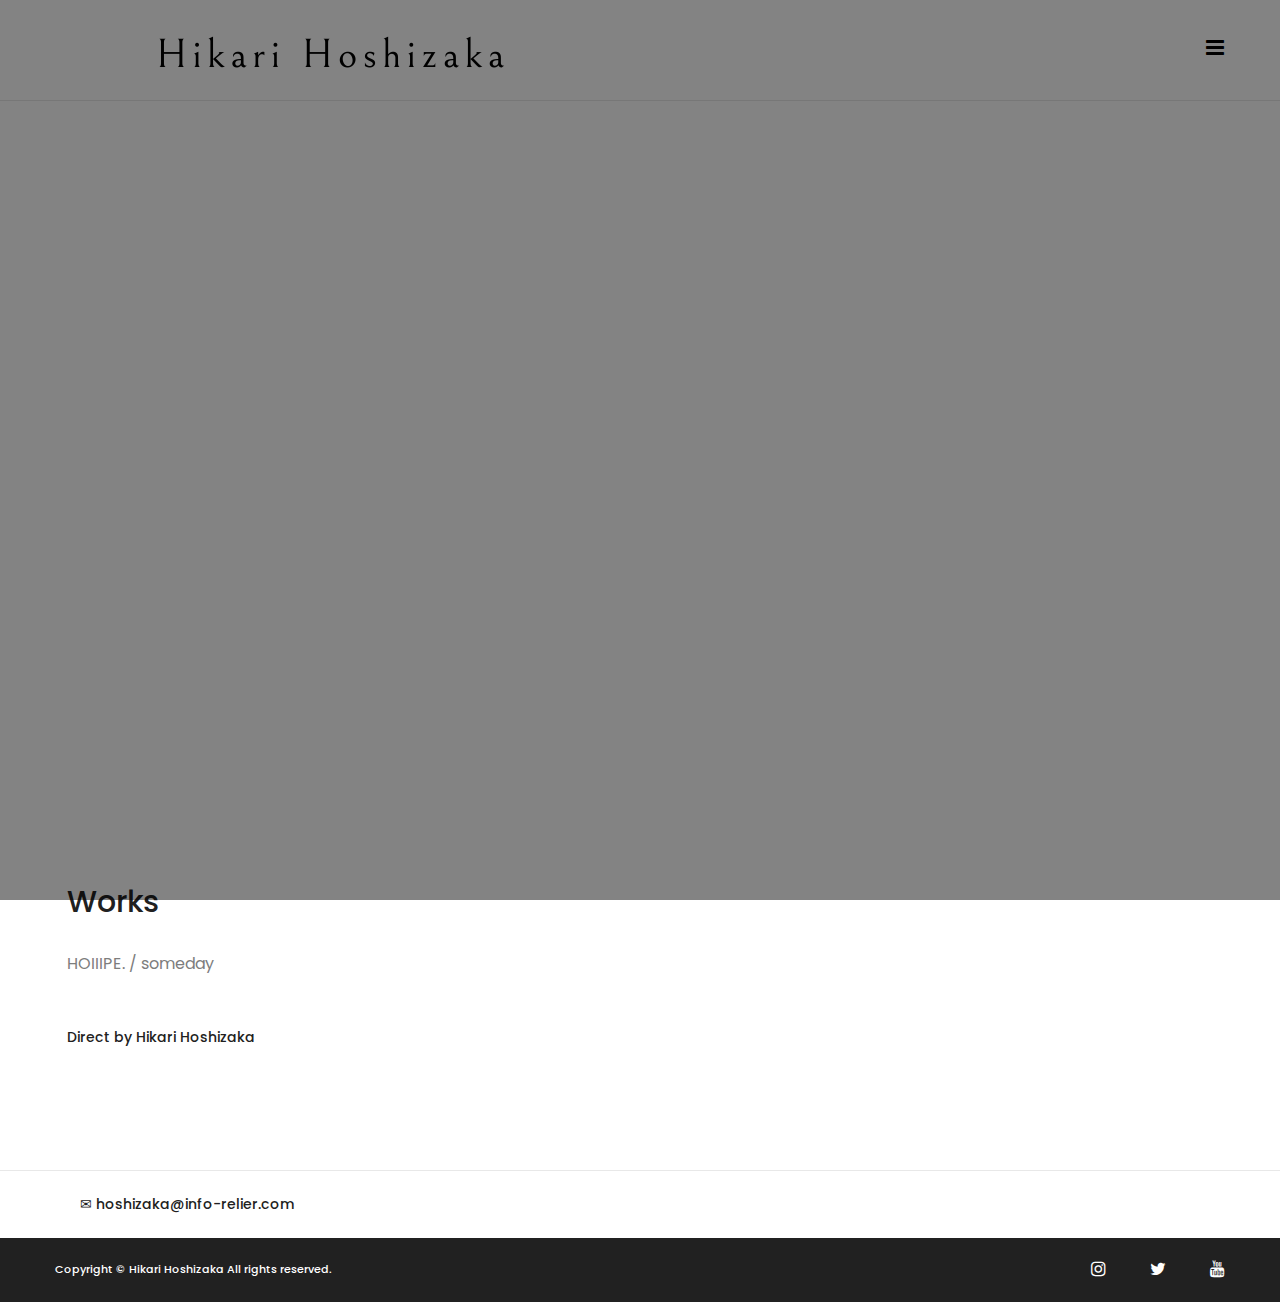
<file: works7.html>
<!DOCTYPE html>
<html lang="星坂光 OFFICIAL SITE">
<head>
	<title>星坂光 OFFICIAL SITE</title>
	<meta charset="UTF-8">
	<meta name="description" content="星坂光のオフィシャルサイト">
	<meta name="keywords" content="photographer, videographer, 星坂光, Hoshizaka Hikari">
	<meta name="viewport" content="width=device-width, initial-scale=1.0">
	
	<!-- Favicon -->
	<link href="img/favicon.png" rel="shortcut icon"/>

	<!-- Google font -->
	<link href="https://fonts.googleapis.com/css?family=Poppins:300,300i,400,400i,500,500i,600,600i,700,700i&display=swap" rel="stylesheet">

	<!-- Stylesheets -->
	<link rel="stylesheet" href="css/bootstrap.min.css"/>
	<link rel="stylesheet" href="css/font-awesome.min.css"/>
	<link rel="stylesheet" href="css/magnific-popup.css"/>
	<link rel="stylesheet" href="css/slicknav.min.css"/>
	<link rel="stylesheet" href="css/owl.carousel.min.css"/>

	<!-- Main Stylesheets -->
	<link rel="stylesheet" href="css/style.css"/>

</head>
<body>
	<!-- Page Preloder -->
	<div id="preloder">
		<div class="loader"></div>
	</div>

	<!-- Header section  -->
	<header class="header-section hs-bd">
		<a href="index.html" class="site-logo"><img src="img/logo.png" alt="logo"></a>
		<div class="header-controls">
			<button class="nav-switch-btn"><i class="fa fa-bars"></i></button>
		</div>
		<ul class="main-menu">
			<li><a href="index.html">Home</a></li>
		</ul>
	</header>
	<div class="clearfix"></div>
	<!-- Header section end  -->

	<!-- Google Map -->
	<div class="map">
		<iframe width="560" height="315" src="https://www.youtube.com/embed/LcSE1DWpEdE" title="YouTube video player" frameborder="0" allow="accelerometer; autoplay; clipboard-write; encrypted-media; gyroscope; picture-in-picture" allowfullscreen></iframe>
	</div>
	<!-- Google Map end -->

	<!-- Contact section  -->
	<section class="contact-section">
		<div class="container">
			<div class="row">
				<div class="col-lg-4">
					<div class="contact-text">
						<h3>Works</h3>
						<p>HOIIIPE. / someday</p>
						<ul>
							<li>Direct by Hikari Hoshizaka</li>
						</ul>
					</div>
				</div>
			</div>
		</div>
	</section>
	<!-- Contact section end  -->

	<!-- Instagram section -->
	<div class="instagram-section">
		<h6>✉ hoshizaka@info-relier.com</h6>
		<div id="instafeed" class="instagram-slider owl-carousel"></div>
	</div>
	<!-- Instagram section end -->
	
	<!-- Footer section   -->
	<footer class="footer-section">
		<div class="container-fluid">
			<div class="row">
				<div class="col-md-6 order-1 order-md-2">
					<div class="footer-social-links">
						<a href="https://www.instagram.com/_hikarin_p/"><i class="fa fa-instagram"></i></a>
						<a href="https://twitter.com/_Hikarin_P"><i class="fa fa-twitter"></i></a>
						<a href="https://www.youtube.com/@HikariHoshizaka"><i class="fa fa-youtube"></i></a>
					</div>
				</div>
				<div class="col-md-6 order-2 order-md-1">
					<div class="copyright">
						Copyright &copy;  Hikari Hoshizaka All rights reserved.
</div>	
				</div>
			</div>
		</div>
	</footer>
	<!-- Footer section end  -->

	<!--====== Javascripts & Jquery ======-->
	<script src="js/jquery-3.2.1.min.js"></script>
	<script src="js/bootstrap.min.js"></script>
	<script src="js/jquery.slicknav.min.js"></script>
	<script src="js/owl.carousel.min.js"></script>
	<script src="js/jquery.magnific-popup.min.js"></script>
	<script src="js/circle-progress.min.js"></script>
	<script src="js/mixitup.min.js"></script>
	<script src="js/instafeed.min.js"></script>
	<script src="js/masonry.pkgd.min.js"></script>
	<script src="js/main.js"></script>

	</body>
</html>
</file>
<file: css/style.css>
html,
body {
	height: 100%;
	font-family: "Poppins", sans-serif;
	-webkit-font-smoothing: antialiased;
	font-smoothing: antialiased;
}

h1,
h2,
h3,
h4,
h5,
h6 {
	margin: 0;
	color: #212121;
	font-weight: 500;
}

h1 {
	font-size: 70px;
}

h2 {
	font-size: 19px;
}

h3 {
	font-size: 30px;
}

h4 {
	font-size: 24px;
}

h5 {
	font-size: 18px;
}

h6 {
	font-size: 16px;
}

p {
	font-size: 16px;
	color: #7d7d7d;
	line-height: 1.8;
}

img {
	max-width: 100%;
}

input:focus,
select:focus,
button:focus,
textarea:focus {
	outline: none;
}

a:hover,
a:focus {
	text-decoration: none;
	outline: none;
}

ul,
ol {
	padding: 0;
	margin: 0;
}

/*---------------------
  Helper CSS
-----------------------*/

.section-title {
	text-align: center;
}

.section-title h2 {
	font-size: 10px;
}

.set-bg {
	background-repeat: no-repeat;
	background-size: cover;
	background-position: top center;
}

.spad {
	padding-top: 105px;
	padding-bottom: 105px;
}

.text-white h1,
.text-white h2,
.text-white h3,
.text-white h4,
.text-white h5,
.text-white h6,
.text-white p,
.text-white span,
.text-white li,
.text-white a {
	color: #fff;
}

/*---------------------
  Commom elements
-----------------------*/

.elements-section {
	padding-top: 120px;
}

.element {
	margin-bottom: 100px;
}

.element:last-child {
	margin-bottom: 0;
}

.el-title {
	margin-bottom: 62px;
}

/* buttons */

.site-btn {
	display: inline-block;
	border: none;
	font-size: 14px;
	font-weight: 500;
	min-width: 218px;
	padding: 24px 47px;
	border-radius: 0;
	text-transform: uppercase;
	color: #fff;
	line-height: 1.2;
	cursor: pointer;
	text-align: center;
	background: #212121;
}

.site-btn:hover {
	color: #fff;
}

.site-btn.sb-line {
	color: #212121;
	background: transparent;
	padding: 22px 47px;
	border: 2px solid #212121;
}

.site-btn.sb-light-bg {
	background: #f3f3f3;
}

/* Preloder */

#preloder {
	position: fixed;
	width: 100%;
	height: 100%;
	top: 0;
	left: 0;
	z-index: 999999;
	background: #000;
}

.loader {
	width: 40px;
	height: 40px;
	position: absolute;
	top: 50%;
	left: 50%;
	margin-top: -13px;
	margin-left: -13px;
	border-radius: 60px;
	animation: loader 0.8s linear infinite;
	-webkit-animation: loader 0.8s linear infinite;
}

@keyframes loader {
	0% {
		-webkit-transform: rotate(0deg);
		transform: rotate(0deg);
		border: 4px solid #f44336;
		border-left-color: transparent;
	}
	50% {
		-webkit-transform: rotate(180deg);
		transform: rotate(180deg);
		border: 4px solid #673ab7;
		border-left-color: transparent;
	}
	100% {
		-webkit-transform: rotate(360deg);
		transform: rotate(360deg);
		border: 4px solid #f44336;
		border-left-color: transparent;
	}
}

@-webkit-keyframes loader {
	0% {
		-webkit-transform: rotate(0deg);
		border: 4px solid #f44336;
		border-left-color: transparent;
	}
	50% {
		-webkit-transform: rotate(180deg);
		border: 4px solid #673ab7;
		border-left-color: transparent;
	}
	100% {
		-webkit-transform: rotate(360deg);
		border: 4px solid #f44336;
		border-left-color: transparent;
	}
}

/* Accordion */

.accordion-area .panel {
	margin-bottom: 18px;
}

.accordion-area .panel-header {
	display: block;
	font-weight: 500;
	position: relative;
	border: 2px solid #212121;
	-webkit-transition: all 0.4s ease-out 0s;
	transition: all 0.4s ease-out 0s;
}

.accordion-area .panel-header.active .panel-link {
	color: #fff;
	background-color: #323232;
}

.accordion-area .panel-header.active .panel-link.collapsed {
	color: #323232;
	background-color: transparent;
}

.accordion-area .panel-link:after {
	content: "+";
	position: absolute;
	font-size: 18px;
	font-weight: 500;
	right: 25px;
	top: 50%;
	color: #000;
	line-height: 16px;
	margin-top: -8px;
	margin-left: -4px;
}

.accordion-area .panel-header.active .panel-link:after {
	content: "-";
	margin-top: -10px;
	color: #fff;
}

.accordion-area .panel-header.active .panel-link.collapsed:after {
	content: "+";
	color: #323232;
}

.accordion-area .panel-link {
	text-align: left;
	background-color: transparent;
	border: none;
	position: relative;
	width: 100%;
	padding: 23px 40px;
	padding-left: 30px;
	font-size: 14px;
	text-transform: uppercase;
	color: #212121;
	font-weight: 500;
	line-height: 1.3;
	cursor: pointer;
}

.accordion-area .panel-body p {
	margin-bottom: 0;
	padding-top: 20px;
}

.accordion-area .panel-body {
	padding: 0 5px;
}

/* Tab */

.tab-element .nav-tabs {
	border-bottom: none;
	margin-bottom: 25px;
}

.tab-element .nav-item {
	margin-right: 10px;
	margin-bottom: 10px;
}

.tab-element .nav-tabs .nav-link {
	border: 2px solid #212121;
	text-align: left;
	background-color: transparent;
	border-radius: 0;
	position: relative;
	width: 100%;
	padding: 23px 38px;
	font-size: 14px;
	text-transform: uppercase;
	color: #323232;
	font-weight: 500;
	line-height: 1.3;
	cursor: pointer;
}

.tab-element .nav-tabs .nav-item:last-child {
	margin-right: 0;
}

.tab-element .nav-tabs .nav-link.active {
	background: #212121;
	color: #fff;
}

.tab-element .tab-pane p {
	margin-bottom: 0;
	line-height: 1.9;
}

/* Circle progress */

.circle-progress {
	text-align: center;
	display: block;
	position: relative;
	margin-bottom: 30px;
}

.circle-progress canvas {
	-webkit-transform: rotate(90deg);
	transform: rotate(90deg);
}

.circle-progress .progress-info {
	position: absolute;
	width: 100%;
	top: 50%;
	margin-top: -30px;
}

.circle-progress .progress-info h2 {
	font-size: 36px;
	font-weight: 400;
}

.circle-progress .progress-info p {
	margin-bottom: 0;
	line-height: normal;
}

/* milestones */

.milestone {
	margin-bottom: 30px;
}

.milestone h2 {
	font-size: 60px;
	font-weight: 400;
	line-height: 1;
}

.milestone p {
	margin-bottom: 0;
}

.search-model {
	display: none;
	position: fixed;
	width: 100%;
	height: 100%;
	left: 0;
	top: 0;
	background: #000;
	z-index: 99999;
}

.search-model-form {
	padding: 0 15px;
}

.search-model-form input {
	width: 500px;
	font-size: 40px;
	border: none;
	border-bottom: 2px solid #333;
	background: none;
	color: #999;
}

.search-close-switch {
	position: absolute;
	width: 50px;
	height: 50px;
	background: #333;
	color: #fff;
	text-align: center;
	border-radius: 50%;
	padding-top: 6px;
	font-size: 26px;
	top: 30px;
	cursor: pointer;
	-webkit-transform: rotate(45deg);
	transform: rotate(45deg);
	font-weight: 300;
}

/* Image Popup */

.img-popup-warp .mfp-content,
.img-popup-warp.mfp-ready.mfp-removing .mfp-content {
	opacity: 0;
	-webkit-transform: scale(0.8);
	transform: scale(0.8);
	-webkit-transition: all 0.4s;
	transition: all 0.4s;
}

.img-popup-warp.mfp-ready .mfp-content {
	opacity: 1;
	-webkit-transform: scale(1);
	transform: scale(1);
}

/*------------------
  Header section
---------------------*/

.header-section {
	padding-top: 15px;
	padding-bottom: 27px;
	position: relative;
	z-index: 99;
}

.header-section.hs-bd {
	clear: both;
	border-bottom: 1px solid #e8e8e8;
}

.site-logo {
	display: inline-block;
	padding-top: 18px;
	padding-left: 80px;
}

.header-controls {
	float: right;
	padding: 16px 25px 0 50px;
}

.header-controls button {
	background: transparent;
	border: none;
	font-size: 19px;
}

.header-controls button.nav-switch-btn {
	font-size: 21px;
	margin-right: 25px;
}

.slicknav_menu {
	display: none;
}

.main-menu {
	list-style: none;
	float: right;
	display: none;
}

.main-menu li {
	display: inline-block;
	position: relative;
}

.main-menu li.search-mobile {
	display: none;
}

.main-menu li a {
	display: block;
	font-size: 13px;
	color: #121212;
	font-weight: 600;
	text-transform: uppercase;
	padding: 25px 0;
	margin-right: 45px;
}

.main-menu li .sub-menu {
	position: absolute;
	top: 100%;
	left: 0;
	width: 220px;
	background: #fff;
	visibility: hidden;
	opacity: 0;
	margin-top: 50px;
	padding: 10px 0 5px;
	-webkit-box-shadow: 0 15px 50px 1px rgba(0, 0, 0, 0.13);
	box-shadow: 0 15px 50px 1px rgba(0, 0, 0, 0.13);
	-webkit-transition: all 0.4s;
	transition: all 0.4s;
}

.main-menu li .sub-menu li {
	display: block;
}

.main-menu li .sub-menu li a {
	padding: 10px 15px;
	text-transform: none;
}

.main-menu li:hover .sub-menu {
	visibility: visible;
	opacity: 1;
	margin-top: 0;
}

.search-mobile button {
	background: transparent;
	border: none;
	color: #fff;
	padding: 15px;
}

/*------------------
  Hero section
---------------------*/

.hero-section {
	clear: both;
	position: relative;
}

.hero-item {
	height: 278px;
	position: relative;
}

.hero-item:hover .hero-link {
	opacity: 1;
}

.hero-item:hover .hero-link h2 {
	top: 0;
}

.hero-link {
	position: absolute;
	width: 100%;
	height: 100%;
	top: 0;
	left: 0;
	background: #060606;
	display: -webkit-box;
	display: -ms-flexbox;
	display: flex;
	-webkit-box-align: center;
	-ms-flex-align: center;
	align-items: center;
	-webkit-box-pack: center;
	-ms-flex-pack: center;
	justify-content: center;
	padding: 0 30px;
	overflow: hidden;
	opacity: 0;
	-webkit-transition: all 0.3s;
	transition: all 0.3s;
}

.hero-link h2 {
	color: #fff;
	line-height: 1.5;
	position: relative;
	top: 50px;
	-webkit-transition: all 0.5s;
	transition: all 0.5s;
}

.hero-social-links {
	position: absolute;
	width: 110px;
	bottom: 0;
	right: 0;
	z-index: 9;
	background: #fff;
	text-align: center;
	padding: 40px 0;
}

.hero-social-links a {
	display: block;
	padding: 16px 0;
	font-size: 16px;
	color: #121212;
}

/* ----------------
  Intro section
---------------------*/

.intro-section {
	padding: 120px 15px 90px;
}

.intro-warp {
	max-width: 1780px;
	width: 100%;
	margin: 0 auto;
}

.intro-text h2 {
	font-size: 48px;
	margin-bottom: 25px;
}

.intro-text p {
	margin-bottom: 45px;
}

.sp-link {
	display: inline-block;
	font-weight: 500;
	font-size: 16px;
	color: #212121;
	border-bottom: 3px solid #212121;
	padding-right: 15px;
}

.sp-link:hover {
	color: #212121;
}

.skill-warp {
	padding-left: 83px;
	padding-top: 80px;
}

.single-progress-item {
	margin-bottom: 30px;
	position: relative;
}

.single-progress-item:last-child {
	margin-bottom: 0;
}

.single-progress-item p {
	padding-top: 28px;
}

.progress-bar-style {
	display: block;
	height: 6px;
	position: relative;
	width: 100%;
}

.progress-bar-style .bar-inner {
	position: absolute;
	height: 100%;
	left: 0;
	top: 0;
	background: #212121;
}

.progress-bar-style .bar-inner span {
	position: absolute;
	width: 54px;
	height: 40px;
	right: 0;
	top: 22px;
	padding-top: 8px;
	color: #fff;
	font-weight: 400;
	text-align: center;
	background: #212121;
}

/*------------------
  Footer section
---------------------*/

.footer-section {
	background: #212121;
	padding: 19px 40px;
}

.copyright {
	color: #fff;
	font-size: 11px;
	font-weight: 500;
	padding: 4px 0;
}

.footer-social-links {
	text-align: right;
}

.footer-social-links a {
	display: inline-block;
	color: #fff;
	font-size: 17px;
	margin-left: 40px;
}

/*------------------
====================
  Other Page
====================
--------------------*/

/*------------------
  About page
---------------------*/

.about-bg {
	height: 100%;
}

.about-text {
	padding: 100px 57px;
}

.about-text h2 {
	font-size: 48px;
	margin-bottom: 30px;
}

.about-text h4 {
	margin-bottom: 20px;
}

.about-text p {
	margin-bottom: 45px;
}

.about-text .site-btn {
	margin-top: 20px;
}

.skill-section {
	padding-top: 60px;
	padding-bottom: 35px;
}

.services-section {
	padding: 117px 0;
}

.services-section .site-btn {
	min-width: 244px;
}

.services-section .services-item {
	padding-right: 20px;
	max-width: 440px;
}

.services-item {
	margin: 0 auto 70px;
}

.services-item img {
	margin-bottom: 30px;
}

.services-item h4 {
	margin-bottom: 20px;
}

.services-item p {
	margin-bottom: 0;
}

.instagram-section {
	border-top: 1px solid #e8e8e8;
	padding-top: 25px;
}

.instagram-section h6 {
	font-size: 14px;
	padding-left: 80px;
	padding-bottom: 25px;
}

/* ----------------
  Portfolio page 1
---------------------*/

.portfolio-section {
	padding-top: 120px;
}

.portfolio-filter {
	list-style: none;
	margin-bottom: 46px;
	padding: 0 15px;
}

.portfolio-filter li {
	display: inline-block;
	font-size: 14px;
	color: #212121;
	font-weight: 500;
	margin-right: 46px;
	text-transform: uppercase;
	cursor: pointer;
}

.portfolio-filter li:last-child {
	margin-right: 0;
}

.portfolio-item {
	min-height: 100%;
	display: block;
}

.portfolio-item.next-btn {
	background: #060606;
	display: -webkit-box;
	display: -ms-flexbox;
	display: flex;
	-webkit-box-pack: center;
	-ms-flex-pack: center;
	justify-content: center;
	-webkit-box-align: center;
	-ms-flex-align: center;
	align-items: center;
	cursor: pointer;
}

.portfolio-item.next-btn h2 {
	color: #fff;
	font-size: 41px;
}

/* ----------------
  Portfolio page 2
---------------------*/

.portfolio-2-section {
	padding-top: 120px;
	padding-bottom: 100px;
}

.portfolio-2-section .site-btn {
	margin-top: 80px;
}

.pf-2 {
	padding-left: 83px;
}

.portfolio-warp {
	padding: 0 19px;
}

.portfolio-box {
	margin-bottom: 35px;
	padding: 0 64px;
}

.portfolio-box h6 {
	padding-top: 30px;
}

.portfolio-box p {
	margin-bottom: 0;
}

/* ----------------
  Portfolio page 3
---------------------*/

.portfolio-3-section {
	padding-top: 120px;
	padding-bottom: 100px;
	overflow: hidden;
}

.portfolio-grid {
	max-width: 1756px;
	margin: 0 auto;
}

.portfolio-grid:after {
	content: "";
	display: block;
	clear: both;
}

.grid-sizer,
.grid-item {
	width: 25%;
}

.grid-item {
	float: left;
}

.grid-width-1 {
	width: 50%;
}

.grid-width-2 {
	width: 75%;
}

.grid-portfolio {
	padding: 0 15px;
	margin-bottom: 35px;
}

.grid-portfolio img {
	min-width: 100%;
}

.grid-portfolio h6 {
	padding-top: 30px;
}

.grid-portfolio p {
	margin-bottom: 0;
}

.load-more-warp {
	max-width: 1756px;
	padding-top: 70px;
	margin: 0 auto;
}

/* ----------------
  Blog section
---------------------*/

.blog-section {
	padding: 120px 0;
}

.blog-warp {
	max-width: 1386px;
	margin: 0 auto;
	padding-left: 15px;
	padding-right: 15px;
}

.blog-post {
	text-align: center;
	padding: 0 20px;
	margin-bottom: 120px;
}

.blog-post img {
	padding: 0 15px;
	margin-bottom: 50px;
}

.blog-post .blog-date {
	display: inline-block;
	font-size: 12px;
	line-height: 1.1;
	color: #fff;
	padding: 9px 17px;
	margin-bottom: 20px;
	background: #212121;
}

.blog-post h3 {
	margin-bottom: 10px;
}

.blog-post .blog-cata {
	margin-bottom: 30px;
}

.blog-post .blog-cata span {
	display: inline-block;
	font-size: 14px;
	color: #bcbcbc;
	font-weight: 500;
	padding-right: 13px;
	margin-right: 11px;
	position: relative;
}

.blog-post .blog-cata span:after {
	position: absolute;
	content: "|";
	right: 0;
	top: 0;
	font-size: 14px;
	color: #bcbcbc;
	font-weight: 500;
	margin-bottom: 10px;
}

.blog-post .blog-cata span:last-child {
	margin-right: 0;
	padding-right: 0;
}

.blog-post .blog-cata span:last-child:after {
	display: none;
}

.blog-post p {
	margin-bottom: 35px;
	padding: 0 11px;
}

.site-pagination {
	text-align: center;
}

.site-pagination a {
	display: inline-block;
	height: 42px;
	font-size: 14px;
	font-weight: 500;
	color: #888888;
	padding: 11px 5px;
}

.site-pagination a.current {
	color: #fff;
	background: #212121;
	padding: 11px 13px;
}

/* ----------------
  Contact page
---------------------*/

.map {
	height: 663px;
	position: relative;
}

.map iframe {
	position: absolute;
	width: 100%;
	height: 100%;
}

.contact-section {
	padding: 120px 0;
}

.contact-text h3 {
	margin-bottom: 30px;
}

.contact-text p {
	margin-bottom: 45px;
}

.contact-text ul {
	list-style: none;
}

.contact-text ul li {
	font-size: 14px;
	font-weight: 500;
	color: #212121;
	line-height: 1.9;
}

.contact-form {
	padding-top: 20px;
}

.contact-form input,
.contact-form textarea {
	width: 100%;
	font-size: 14px;
	font-weight: 500;
	color: #7d7d7d;
	border: none;
	border-bottom: 1px solid #b2b2b2;
	padding-bottom: 14px;
	margin-bottom: 20px;
	background: transparent;
}

.contact-form textarea {
	height: 165px;
	min-height: 165px;
	margin-bottom: 38px;
}

.text-msg::-webkit-input-placeholder {
	padding-top: 130px;
}

.text-msg::-moz-input-placeholder {
	padding-top: 130px;
}

.text-msg:-moz-input-placeholder {
	padding-top: 130px;
}

.text-msg:-ms-input-placeholder {
	padding-top: 130px;
}

/* ----------------
  Responsive
---------------------*/

@media (min-width: 1200px) {
	.container {
		max-width: 1176px;
	}
}

@media (max-width: 1270px) {
	.site-logo {
		padding-left: 30px;
	}
}

/* Medium screen : 992px. */

@media only screen and (min-width: 992px) and (max-width: 1199px) {
	.site-logo {
		padding-left: 15px;
	}
	.main-menu li a {
		margin-right: 15px;
	}
	.header-controls {
		padding: 16px 15px 0 20px;
	}
	.skill-warp {
		padding-left: 40px;
	}
	.portfolio-box {
		padding: 0 15px;
	}
	.pf-2 {
		padding-left: 35px;
	}
	.blog-post {
		padding: 0;
	}
	.blog-post img {
		padding: 0;
	}
}

/* Tablet :768px. */

@media only screen and (min-width: 768px) and (max-width: 991px) {
	.header-section {
		text-align: center;
		padding-bottom: 0;
	}
	.site-logo {
		padding-left: 15px;
	}
	.main-menu {
		float: none;
	}
	.main-menu li a {
		padding-top: 5px;
	}
	.main-menu li:last-child a {
		margin-right: 0;
	}
	.main-menu li .sub-menu {
		text-align: left;
	}
	.header-controls {
		float: none;
		padding: 20px 15px;
	}
	.skill-warp {
		padding-left: 0px;
	}
	.about-bg {
		height: 800px;
	}
	.portfolio-box {
		padding: 0 15px;
	}
	.pf-2 {
		padding-left: 35px;
	}
	.blog-post {
		padding: 0;
	}
	.blog-post img,
	.blog-post p {
		padding: 0;
	}
	.contact-text {
		margin-bottom: 50px;
	}
}

/* Large Mobile :480px. */

@media only screen and (max-width: 767px) {
	.header-section {
		text-align: center;
		padding-bottom: 0;
	}
	.site-logo {
		padding-left: 15px;
		margin-bottom: 20px;
	}
	.header-controls {
		display: none;
	}
	.main-menu {
		display: none !important;
	}
	.slicknav_menu {
		display: block;
		background: transparent;
	}
	.slicknav_btn {
		margin: 0 auto 20px;
		background: #081624;
		float: none;
		display: inline-block;
	}
	.slicknav_nav {
		background: #081624;
		text-align: left;
		padding: 8px 5px;
		margin-bottom: 15px;
	}
	.slicknav_nav a:hover,
	.slicknav_nav .slicknav_row:hover {
		background: #25394c;
		color: #fff;
	}
	.skill-warp {
		padding-left: 0px;
	}
	.about-bg {
		height: 600px;
	}
	.about-text {
		padding: 100px 20px;
	}
	.portfolio-box {
		padding: 0 15px;
	}
	.pf-2 {
		padding-left: 35px;
	}
	.grid-sizer,
	.grid-item {
		width: 50%;
	}
	.grid-width-1 {
		width: 50%;
	}
	.grid-width-2 {
		width: 100%;
	}
	.blog-post {
		padding: 0;
	}
	.blog-post img,
	.blog-post p {
		padding: 0;
	}
	.contact-text {
		margin-bottom: 50px;
	}
	.footer-social-links {
		text-align: center;
		padding-top: 20px;
	}
	.footer-social-links a:first-child {
		margin-left: 0;
	}
	.copyright {
		padding-top: 15px;
		text-align: center;
	}
	.search-model-form input {
		width: 100%;
	}
}

/* Small Mobile :320px. */

@media only screen and (max-width: 479px) {
	.about-bg {
		height: 400px;
	}
	.services-section .services-item {
		padding-right: 0px;
	}
	.portfolio-box {
		padding: 0;
	}
	.pf-2 {
		padding-left: 15px;
	}
	.portfolio-item.next-btn h2 {
		font-size: 24px;
	}
	.grid-sizer,
	.grid-item,
	.grid-width-2 {
		width: 100%;
	}
	.hero-social-links {
		position: relative;
		width: 100%;
		bottom: 0;
		right: 0;
		z-index: 9;
		background: #fff;
		text-align: center;
		padding: 30px 0;
		border-bottom: 1px solid #e8e8e8;
	}
	.hero-social-links a {
		display: inline-block;
		padding: 5px 10px;
	}
	.map {
		height: 400px;
	}
}
</file>
